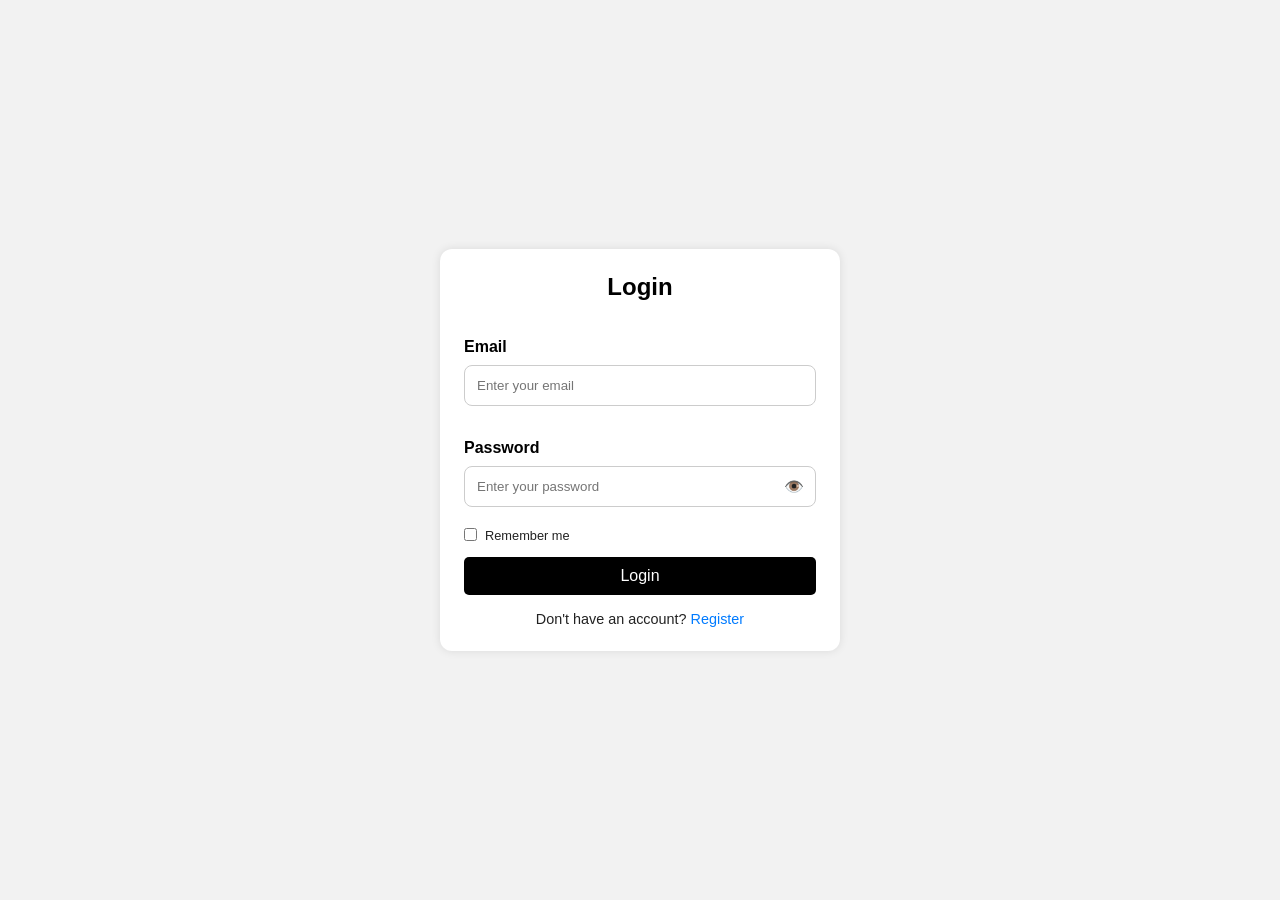
<file: checkout.html>
<!DOCTYPE html>
<html lang="en">
  <head>

    <!-- Google Tag Manager -->
<script>(function(w,d,s,l,i){w[l]=w[l]||[];w[l].push({'gtm.start':
new Date().getTime(),event:'gtm.js'});var f=d.getElementsByTagName(s)[0],
j=d.createElement(s),dl=l!='dataLayer'?'&l='+l:'';j.async=true;j.src=
'https://www.googletagmanager.com/gtm.js?id='+i+dl;f.parentNode.insertBefore(j,f);
})(window,document,'script','dataLayer','GTM-PDVN3S8V');</script>
<!-- End Google Tag Manager -->
    
    <meta charset="UTF-8" />
    <meta name="viewport" content="width=device-width, initial-scale=1.0" />
    <title>Checkout</title>
    <link rel="stylesheet" href="style.css" />
    <link
      rel="stylesheet"
      href="https://cdnjs.cloudflare.com/ajax/libs/font-awesome/6.5.0/css/all.min.css"
    />
    <style>
      #userGreeting {
        display: none;
      }
      #logout-btn {
        display: none;
      }
      #login-btn {
        display: inline;
      }
      #register-btn {
        display: inline;
      }
      .checkout-summary-section {
        position: sticky;
        top: 100px;
        right: 0;
      }
      .checkout-main-container h1 {
        text-align: center;
        padding-bottom: 20px;
      }
      .checkout-container {
        display: flex;
        gap: 2rem;
        margin: auto;
        max-width: 1200px;
      }

      .checkout-container .form-section {
        width: 70%;
        background: #fff;
        padding: 1.5rem;
        border-radius: 10px;
        box-shadow: 0 0 10px rgba(0, 0, 0, 0.1);
        margin: 0 auto;
      }

      h2 {
        margin-top: 0;
      }

      label {
        display: block;
        margin: 0.5rem 0 0.25rem;
      }

      input,
      select {
        width: 100%;
        padding: 0.5rem;
        margin-bottom: 1rem;
        border: 1px solid #ccc;
        border-radius: 5px;
      }

      .checkout-summary-section {
        display: flex;
        flex-direction: column;
        gap: 10px;
        width: 100%;
        flex-wrap: wrap;
        width: 30%;
        margin: 0 auto;
        height: fit-content;
        padding: 20px;
        background: #fff;
        border-radius: 12px;
        box-shadow: 0 0 10px rgba(0, 0, 0, 0.1);
      }
      .summary-item {
        display: flex;
        justify-content: space-between;
        gap: 10px;
      }
      .summary-item span {
        margin: 5px 0;
      }

      .checkout-card {
        width: 100%;
        /* height: fit-content; */
      }

      .checkout-card button {
        width: 100%;
        border: none;
        border-radius: 5px;
        cursor: pointer;
        font-size: 1rem;
        margin-top: 10px;
      }

      .summary-line {
        display: flex;
        justify-content: space-between;
        align-items: center;
        font-size: 18px;
        margin: 15px 0;
      }
      .summary-line .checkout-price {
        font-size: 1.3rem;
      }

      @media (max-width: 926px) {
        .checkout-container {
          flex-direction: column;
        }
        .checkout-container .form-section {
          width: 80%;
        }
        .checkout-summary-section {
          width: 80%;
        }
      }
      @media (max-width: 768px) {
        .checkout-container .form-section {
          width: 100%;
        }
        .checkout-summary-section {
          width: 100%;
        }
      }
    </style>
  </head>
  <body>

    <!-- Google Tag Manager (noscript) -->
<noscript><iframe src="https://www.googletagmanager.com/ns.html?id=GTM-PDVN3S8V"
height="0" width="0" style="display:none;visibility:hidden"></iframe></noscript>
<!-- End Google Tag Manager (noscript) -->

    
    <nav>
      <div class="logo">FASHION</div>

      <div class="nav-links" id="nav-links">
        <a href="index.html">Home</a>
        <a href="shop.html">Shop</a>
        <a href="contact.html">Contact</a>
      </div>

      <div class="auth-icon">
        <div class="user-menu-container" id="userMenu">
          <button id="userMenuButton" class="user-avatar">
            <img src="https://i.pravatar.cc/40" alt="User Avatar" />
          </button>
          <div id="userDropdown" class="user-dropdown hidden">
            <button class="btn authBtn" id="userGreeting"></button>
            <a class="btn" href="myorders.html">Orders</a>
            <a class="btn" href="#">Profile</a>
            <a class="btn" href="#">Settings</a>
            <button class="btn" id="logout-btn" onclick="logout()">
              Logout
            </button>
          </div>
        </div>

        <div>
          <button class="btn authBtn" id="login-btn">
            <a href="login.html">Login</a>
          </button>
          <button class="btn authBtn" id="register-btn">
            <a href="register.html">Register</a>
          </button>
        </div>
        <div class="icons">
          <div class="menu-toggle" id="menu-toggle">&#9776;</div>
          <a href="cart.html" class="cart-icon">
            <img
              src="https://img.icons8.com/ios-filled/24/shopping-bag.png"
              alt="Cart"
            />
            <span class="cart-count" id="cartCount">0</span>
          </a>
        </div>
      </div>
    </nav>
    <div class="container checkout-main-container">
      <h1>Checkout</h1>
      <div class="checkout-container">
        <!-- Billing & Shipping Form -->
        <div class="form-section">
          <h2>Billing & Shipping</h2>
          <!-- <form id="checkoutForm"> -->
          <div>
            <label for="fullName">Full Name</label>
            <input type="text" id="fullName" required />

            <label for="email">Email</label>
            <input type="email" id="email" required />

            <label for="address">Address</label>
            <input type="text" id="address" required />

            <label for="city">City</label>
            <input type="text" id="city" required />

            <label for="zip">ZIP/Postal Code</label>
            <input type="text" id="zip" required />

            <label for="country">Country</label>
            <select id="country">
              <option value="us">United States</option>
              <option value="in">India</option>
              <option value="uk">United Kingdom</option>
            </select>

            <h2>Payment Details</h2>
            <label for="cardNumber">Card Number</label>
            <input type="text" id="cardNumber" required />

            <label for="expiry">Expiry Date</label>
            <input type="text" id="expiry" placeholder="MM/YY" required />

            <label for="cvv">CVV</label>
            <input type="text" id="cvv" required />
            <!-- <button type="submit">Place Order</button> -->
          </div>
        </div>

        <div class="checkout-summary-section">
          <h1>Order Summary</h1>

          <!-- <div class="checkout-card">
            <hr />
            <div class="summary-line">
              <span class="total-price">Total:</span>
              <span id="totalAmount">$0.00</span>
            </div>
            <button class="btn" type="submit" id="checkoutForm">
              Place Order
            </button>
          </div> -->
          <div class="checkout-card">
            <div id="checkoutItemsList"></div>
            <hr />
            <div class="summary-line">
              <span class="checkout-price">Total:</span>
              <span class="checkout-price" id="totalAmount">$0.00</span>
            </div>
            <button class="btn" type="submit" id="checkoutForm">
              Place Order
            </button>
          </div>
        </div>
      </div>
    </div>

    <footer class="site-footer container">
      <div class="footer-content">
        <div class="footer-column">
          <h4>About FASHION</h4>
          <p>
            Your brand's story, values, and mission go here. You can add more
            about your services too.
          </p>
        </div>

        <div class="footer-column">
          <h4>Quick Links</h4>
          <ul>
            <li><a href="#">Home</a></li>
            <li><a href="#">Shop</a></li>
            <li><a href="#">Contact</a></li>
            <li><a href="#">FAQs</a></li>
          </ul>
        </div>

        <div class="footer-column">
          <h4>Follow Us</h4>
          <div class="social-icons">
            <a href="#"><i class="fab fa-facebook-f"></i></a>
            <a href="#"><i class="fab fa-x-twitter"></i></a>
            <a href="#"><i class="fab fa-instagram"></i></a>
          </div>
        </div>
      </div>

      <div class="footer-bottom">
        <p>&copy; 2025 Your Brand. All rights reserved.</p>
      </div>
    </footer>

    <script src="navbar.js"></script>
    <script src="createOrder.js"></script>
    <script>
      // redirect if have'nt localstorage user
      const user =
        JSON.parse(localStorage.getItem("user")) ||
        JSON.parse(sessionStorage.getItem("user"));
      // if (!user?.email) {
      //   window.location.href = "login.html";
      // }

      if (!user) {
        // User is not logged in, redirect to login page with redirect param
        window.location.href = `/login.html?redirect=${encodeURIComponent(
          window.location.pathname
        )}`;
      }
      const cart = JSON.parse(localStorage.getItem("cart")) || [];
      const totalAmount = document.getElementById("totalAmount");
      const cartList = document.getElementById("checkoutItemsList");
      const checkoutForm = document.getElementById("checkoutForm");
      let total = 0;
      cartList.innerHTML = "";

      cart.forEach((item) => {
        const itemElement = document.createElement("div");
        itemElement.classList.add("summary-item");
        itemElement.innerHTML = `
        <span>${item.name} × ${item.quantity}</span>
        <span>$${(item.price * item.quantity).toFixed(2)}</span>
      `;
        cartList.appendChild(itemElement);
        total += item.price * item.quantity;
      });
      totalAmount.textContent = `$${total.toFixed(2)}`;

      checkoutForm.addEventListener("click", () => {
        const formData = {
          // uniqueId: `order_${Date.now()}_${Math.random()
          //   .toString(36)
          //   .substr(2, 9)}`,
          orderItems: cart || [],
          user: user?.email,
          totalPrice: total.toFixed(2),
          fullName: document.getElementById("fullName").value.trim(),
          email: document.getElementById("email").value.trim(),
          address: document.getElementById("address").value.trim(),
          city: document.getElementById("city").value.trim(),
          zip: document.getElementById("zip").value.trim(),
          country: document.getElementById("country").value,
          paymentMethod: "card",
          cardNumber: document.getElementById("cardNumber").value.trim(),
          expiry: document.getElementById("expiry").value.trim(),
          cvv: document.getElementById("cvv").value.trim(),
          timestamp: new Date().toISOString(),
        };

        if (user) {
          createOrder(formData);
        }
      });
      function updateCartCount() {
        const cart = JSON.parse(localStorage.getItem("cart")) || [];
        const totalItems = cart.reduce((sum, item) => sum + item.quantity, 0);
        const cartCount = document.getElementById("cartCount");
        if (cartCount) {
          cartCount.textContent = totalItems;
        }
      }

      updateCartCount();
    </script>
  </body>
</html>
</file>
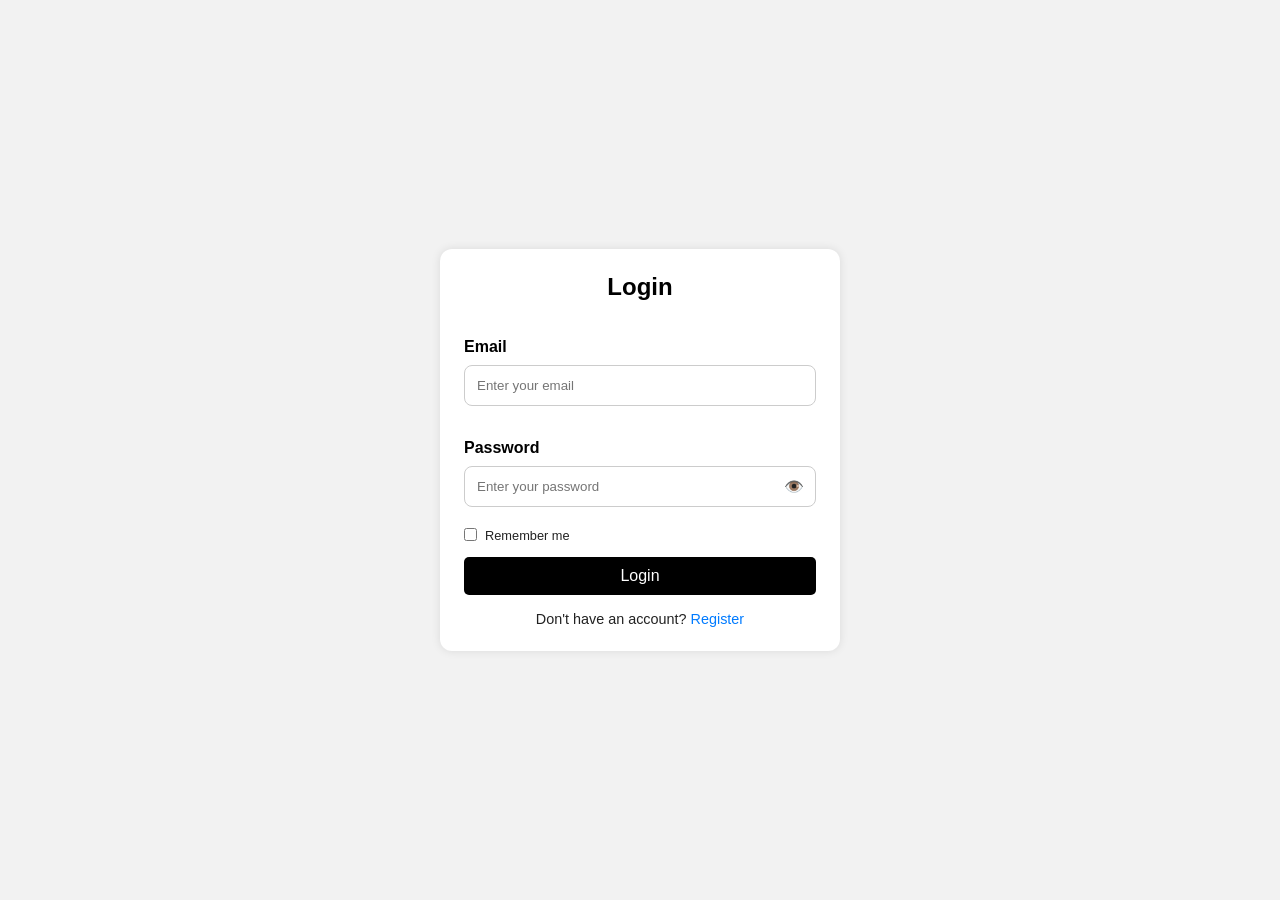
<file: login.html>
<!DOCTYPE html>
<html lang="en">
  <head>

    <!-- Google Tag Manager -->
<script>(function(w,d,s,l,i){w[l]=w[l]||[];w[l].push({'gtm.start':
new Date().getTime(),event:'gtm.js'});var f=d.getElementsByTagName(s)[0],
j=d.createElement(s),dl=l!='dataLayer'?'&l='+l:'';j.async=true;j.src=
'https://www.googletagmanager.com/gtm.js?id='+i+dl;f.parentNode.insertBefore(j,f);
})(window,document,'script','dataLayer','GTM-PDVN3S8V');</script>
<!-- End Google Tag Manager -->

    
    <meta charset="UTF-8" />
    <meta name="viewport" content="width=device-width, initial-scale=1.0" />
    <title>Document</title>
    <link rel="stylesheet" href="style.css" />
    <style>
      body {
        font-family: Arial, sans-serif;
        background: #f2f2f2;
        display: flex;
        justify-content: center;
        align-items: center;
        height: 100vh;
      }

      .login-container {
        width: 100%;
        max-width: 400px;
        padding: 1.5rem;
        background: white;
        border-radius: 12px;
        box-shadow: 0 0 10px rgba(0, 0, 0, 0.1);
      }
      .login-form h2 {
        text-align: center;
        margin-bottom: 1.5rem;
      }

      .login-form .form-input {
        display: flex;
        gap: 5px;
        flex-direction: column;
      }

      .login-form label {
        margin: 0.8rem 0 0.25rem;
        font-weight: bold;
      }

      .login-form input {
        padding: 0.75rem;
        margin-bottom: 1rem;
        border: 1px solid #ccc;
        border-radius: 8px;
      }

      .login-form button {
        width: 100%;
        cursor: pointer;
        transition: background 0.3s ease;
      }

      .login-form button:hover {
        background-color: #000;
      }

      .register-link {
        text-align: center;
        margin-top: 1rem;
        font-size: 0.9rem;
      }

      .register-link a {
        color: #007bff;
        text-decoration: none;
      }

      .register-link a:hover {
        text-decoration: underline;
      }

      .password-wrapper {
        position: relative;
      }

      .password-wrapper input {
        width: 100%;
        padding-right: 2.5rem;
      }

      .toggle-password {
        position: absolute;
        top: 35%;
        right: 0.75rem;
        transform: translateY(-50%);
        cursor: pointer;
        font-size: 1rem;
      }
      .remember-me {
        display: flex;
        gap: 0.5rem;
        justify-content: start;
      }

      .error-message {
        color: red;
        font-size: 0.8rem;
        margin: -0.5rem 0 0.5rem;
        display: block;
      }
    </style>
  </head>
  <body>

    <!-- Google Tag Manager (noscript) -->
<noscript><iframe src="https://www.googletagmanager.com/ns.html?id=GTM-PDVN3S8V"
height="0" width="0" style="display:none;visibility:hidden"></iframe></noscript>
<!-- End Google Tag Manager (noscript) -->

    
    <div class="login-container">
      <form class="login-form" id="loginForm" novalidate>
        <h2>Login</h2>

        <div class="form-input">
          <label for="email">Email</label>
          <input
            type="email"
            id="email"
            placeholder="Enter your email"
            required
          />
          <small class="error-message" id="emailError"></small>
        </div>
        <div class="form-input">
          <label for="password">Password</label>
          <div class="password-wrapper">
            <input
              type="password"
              id="password"
              placeholder="Enter your password"
              required
            />
            <span class="toggle-password" id="togglePassword">👁️</span>
          </div>
          <small class="error-message" id="passwordError"></small>
        </div>

        <div class="remember-me">
          <input type="checkbox" id="rememberMe" />
          <span>Remember me</span>
        </div>

        <button class="btn" type="submit">Login</button>

        <p class="register-link">
          Don't have an account? <a href="register.html">Register</a>
        </p>
      </form>
    </div>

    <script>
      // redirect if have localstorage user
      // const user =
      //   JSON.parse(localStorage.getItem("user")) ||
      //   JSON.parse(sessionStorage.getItem("user"));
      // if (user) {
      //   // window.location.href = "/";
      // }

      // Toggle show/hide password
      const togglePassword = document.getElementById("togglePassword");
      const passwordInput = document.getElementById("password");

      togglePassword.addEventListener("click", () => {
        const type = passwordInput.type === "password" ? "text" : "password";
        passwordInput.type = type;
        togglePassword.textContent = type === "password" ? "👁️" : "🙈";
      });

      // Form validation
      document
        .getElementById("loginForm")
        .addEventListener("submit", async function (e) {
          e.preventDefault();

          // Get form values
          const email = document.getElementById("email").value.trim();
          const password = document.getElementById("password").value.trim();
          const rememberMe = document.getElementById("rememberMe").checked;

          let isValid = true;

          // Basic validation
          if (!email) {
            document.getElementById("emailError").textContent =
              "Email is required";
            isValid = false;
          } else {
            document.getElementById("emailError").textContent = "";
          }

          if (!password) {
            document.getElementById("passwordError").textContent =
              "Password is required";
            isValid = false;
          } else {
            document.getElementById("passwordError").textContent = "";
          }

          if (!isValid) return;

          // store user data in localstorage
          //   if (response.ok) {
          const user = {
            email: email,
          };

          if (rememberMe) {
            localStorage.setItem("user", JSON.stringify(user));
          } else {
            sessionStorage.setItem("user", JSON.stringify(user));
          }
          alert("Login successful!");
          const params = new URLSearchParams(window.location.search);
          const redirectPath = params.get("redirect") || "/";

          // Redirect to originally intended page or home
          window.location.href = redirectPath;

          // window.location.href = "/";
          //   }

          // API request
          //   try {
          //     const response = await fetch("/api/login", {
          //       method: "POST",
          //       headers: {
          //         "Content-Type": "application/json",
          //       },
          //       body: JSON.stringify({ email, password }),
          //     });

          //     const result = await response.json();

          //     if (response.ok) {
          //       // Success: store token/session
          //       if (rememberMe) {
          //         localStorage.setItem("authToken", result.token); // or sessionStorage
          //       } else {
          //         sessionStorage.setItem("authToken", result.token);
          //       }

          //       alert("Login successful!");
          //       window.location.href = "/dashboard"; // redirect after login
          //     } else {
          //       alert(result.message || "Login failed.");
          //     }
          //   } catch (error) {
          //     console.error("Login error:", error);
          //     alert("Something went wrong. Please try again later.");
          //   }
        });
    </script>
  </body>
</html>
</file>
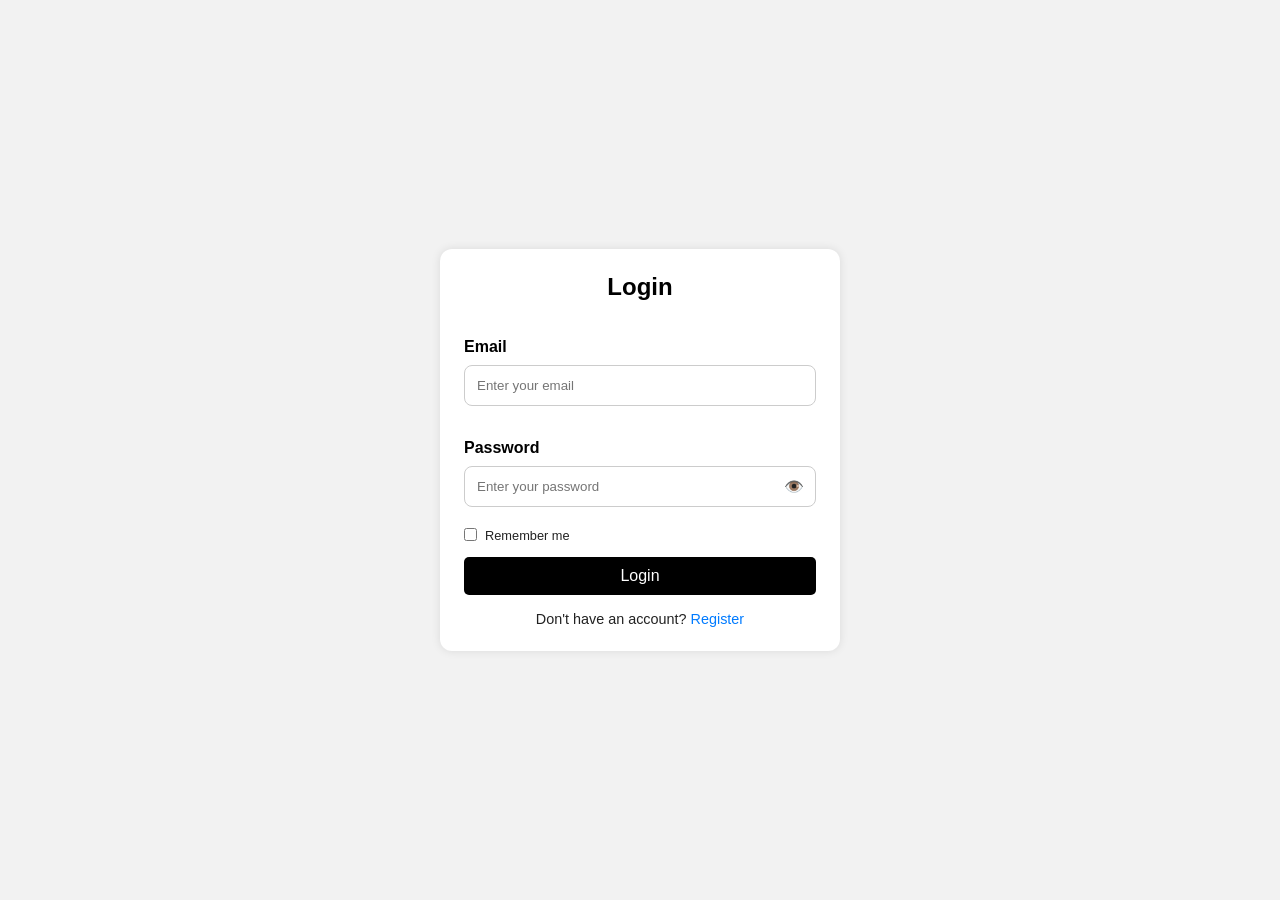
<file: myorders.html>
<!DOCTYPE html>
<html lang="en">
  <head>

    <!-- Google Tag Manager -->
<script>(function(w,d,s,l,i){w[l]=w[l]||[];w[l].push({'gtm.start':
new Date().getTime(),event:'gtm.js'});var f=d.getElementsByTagName(s)[0],
j=d.createElement(s),dl=l!='dataLayer'?'&l='+l:'';j.async=true;j.src=
'https://www.googletagmanager.com/gtm.js?id='+i+dl;f.parentNode.insertBefore(j,f);
})(window,document,'script','dataLayer','GTM-PDVN3S8V');</script>
<!-- End Google Tag Manager -->

    
    <meta charset="UTF-8" />
    <meta name="viewport" content="width=device-width, initial-scale=1.0" />
    <title>Document</title>
    <link rel="stylesheet" href="style.css" />
    <style>
      #userGreeting {
        display: none;
      }
      #logout-btn {
        display: none;
      }
      #login-btn {
        display: inline;
      }
      #register-btn {
        display: inline;
      }
      .myorder-page {
        max-width: 1100px;
        margin: 2rem auto;
        padding: 1.5rem;
        background: #fff;
        box-shadow: 0 0 10px rgba(0, 0, 0, 0.1);
        border-radius: 12px;
        font-family: sans-serif;
      }

      table {
        width: 100%;
        border-collapse: collapse;
      }

      thead {
        background-color: #f4f4f4;
      }

      th,
      td {
        padding: 10px;
        text-align: center;
        border: 1px solid #ddd;
      }

      tr:nth-child(even) {
        background-color: #fafafa;
      }

      table .btn {
        padding: 8px 10px;
      }
      .viewBtn {
        background-color: green;
      }
      .deleteBtn {
        background-color: red;
      }
    </style>
  </head>
  <body>

    <!-- Google Tag Manager (noscript) -->
<noscript><iframe src="https://www.googletagmanager.com/ns.html?id=GTM-PDVN3S8V"
height="0" width="0" style="display:none;visibility:hidden"></iframe></noscript>
<!-- End Google Tag Manager (noscript) -->

    
    <nav>
      <div class="logo">FASHION</div>

      <div class="nav-links" id="nav-links">
        <a href="index.html">Home</a>
        <a href="shop.html">Shop</a>
        <a href="contact.html">Contact</a>
      </div>

      <div class="auth-icon">
        <div class="user-menu-container" id="userMenu">
          <button id="userMenuButton" class="user-avatar">
            <img src="https://i.pravatar.cc/40" alt="User Avatar" />
          </button>
          <div id="userDropdown" class="user-dropdown hidden">
            <button class="btn authBtn" id="userGreeting"></button>
            <a class="btn" href="myorders.html">Orders</a>
            <a class="btn" href="#">Profile</a>
            <a class="btn" href="#">Settings</a>
            <button class="btn" id="logout-btn" onclick="logout()">
              Logout
            </button>
          </div>
        </div>

        <div>
          <button class="btn authBtn" id="login-btn">
            <a href="login.html">Login</a>
          </button>
          <button class="btn authBtn" id="register-btn">
            <a href="register.html">Register</a>
          </button>
        </div>
        <div class="icons">
          <div class="menu-toggle" id="menu-toggle">&#9776;</div>
          <a href="cart.html" class="cart-icon">
            <img
              src="https://img.icons8.com/ios-filled/24/shopping-bag.png"
              alt="Cart"
            />
            <span class="cart-count" id="cartCount">0</span>
          </a>
        </div>
      </div>
    </nav>
    <div class="myorder-page">
      <h2>My Orders</h2>
      <div id="ordersContainer"></div>
    </div>

    <script src="navbar.js"></script>
    <script>
      const user =
        JSON.parse(localStorage.getItem("user")) ||
        JSON.parse(sessionStorage.getItem("user"));
      if (!user) {
        window.location.href = `/login.html?redirect=${encodeURIComponent(
          window.location.pathname
        )}`;
      }
      const allOrders = JSON.parse(localStorage.getItem("orders")) || [];
      // Filter orders for current user
      const userOrders = allOrders.filter((order) => order.user === user.email);

      function renderOrders() {
        // Build HTML table
        let tableHTML = `
        <table border="1" cellspacing="0" cellpadding="8" style="width: 100%; border-collapse: collapse;">
          <thead>
            <tr>
              <th>#</th>
              <th>Order ID</th>
              <th>Date</th>
              <th>Status</th>
              <th>Total Items</th>
              <th>Total Price</th>
              <th>Actions</th>
            </tr>
          </thead>
          <tbody>
      `;
        if (userOrders.length === 0) {
          tableHTML += `
    <tr>
      <td colspan="6" style="text-align: center;">No orders found</td>
    </tr>
  `;
        } else {
          userOrders.forEach((order, index) => {
            const totalItems = order.orderItems.reduce(
              (acc, item) => acc + item.quantity,
              0
            );
            const totalPrice = order.orderItems.reduce(
              (acc, item) => acc + item.quantity * item.price,
              0
            );

            tableHTML += `
      <tr>
        <td>${index + 1}</td>
        <td>${order.id}</td>
        <td>${order.createdAt.split("T")[0]}</td>
        <td>${order.status}</td>
        <td>${totalItems}</td>
        <td>$${totalPrice.toFixed(2)}</td>
        <td><button class="btn viewBtn"> <a  href="order.html?orderId=${
          order.id
        }">View</a> </button>
            <button class="btn deleteBtn"  onclick="cancelOrder(${
              order.id
            })">Cancel</button></td>
      </tr>
    `;
          });
        }

        tableHTML += `
    </tbody>
  </table>
`;
        document.getElementById("ordersContainer").innerHTML = tableHTML;
      }

      // Cancel an order
      function cancelOrder(orderId) {
        if (confirm("Are you sure you want to cancel this order?")) {
          const updatedOrders = allOrders.filter(
            (order) => order.id !== orderId
          );
          localStorage.setItem("orders", JSON.stringify(updatedOrders));
          userOrders = updatedOrders.filter(
            (order) => order.user === user.email
          );
          renderOrders();
        }
      }
      // Initial render
      renderOrders();
    </script>
  </body>
</html>
</file>
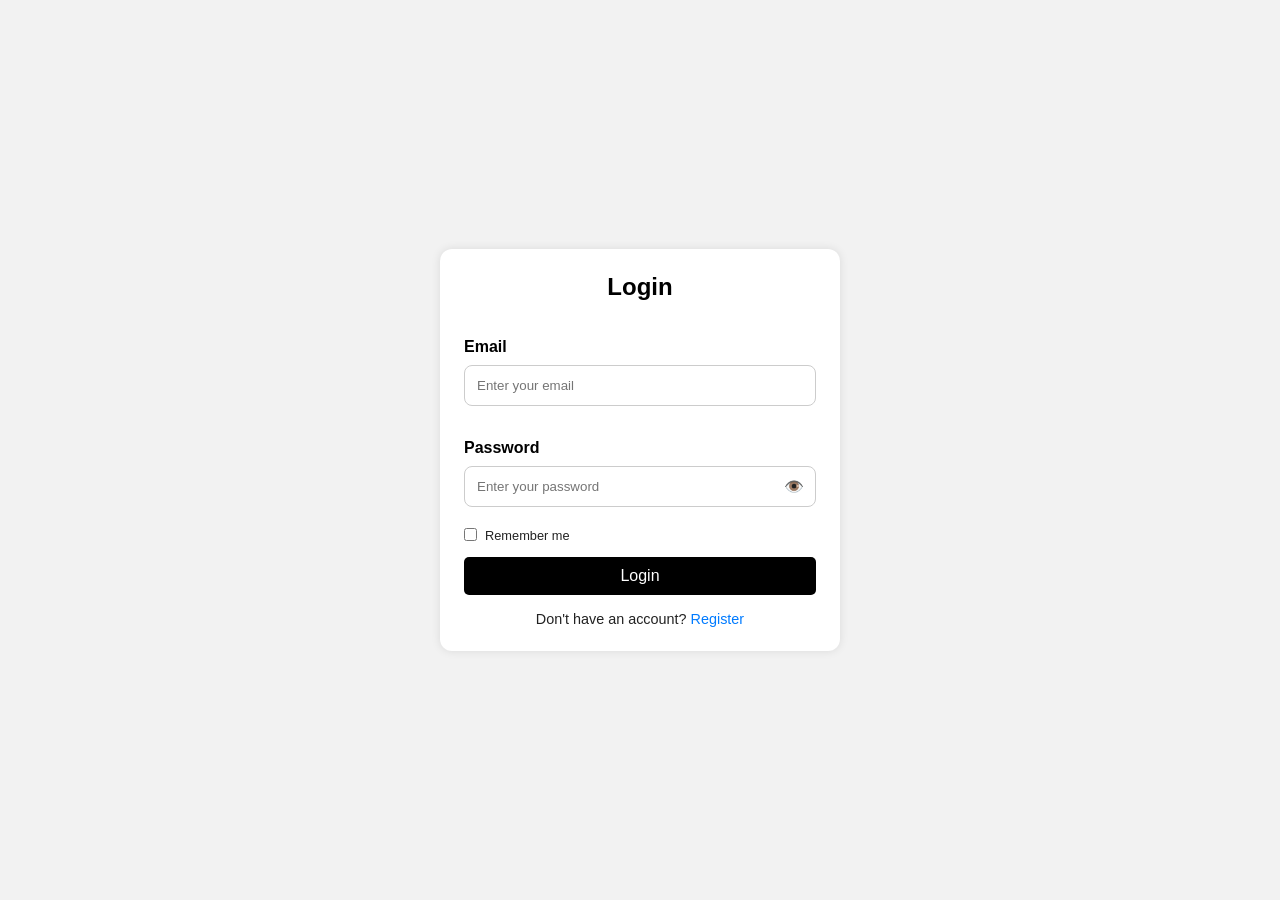
<file: order.html>
<!DOCTYPE html>
<html lang="en">
  <head>

    <!-- Google Tag Manager -->
<script>(function(w,d,s,l,i){w[l]=w[l]||[];w[l].push({'gtm.start':
new Date().getTime(),event:'gtm.js'});var f=d.getElementsByTagName(s)[0],
j=d.createElement(s),dl=l!='dataLayer'?'&l='+l:'';j.async=true;j.src=
'https://www.googletagmanager.com/gtm.js?id='+i+dl;f.parentNode.insertBefore(j,f);
})(window,document,'script','dataLayer','GTM-PDVN3S8V');</script>
<!-- End Google Tag Manager -->

    
    <meta charset="UTF-8" />
    <meta name="viewport" content="width=device-width, initial-scale=1.0" />
    <title>Order Page</title>
    <link rel="stylesheet" href="style.css" />
    <style>
      .order-page {
        max-width: 700px;
        margin: 2rem auto;
        padding: 1.5rem;
        background: #fff;
        box-shadow: 0 0 10px rgba(0, 0, 0, 0.1);
        border-radius: 12px;
        font-family: sans-serif;
      }

      .country {
        text-transform: uppercase;
        margin-left: 5px;
      }

      .order-page h2 {
        margin-bottom: 1rem;
        text-align: center;
      }

      .order-info {
        display: flex;
        justify-content: space-between;
        flex-wrap: wrap;
        border-bottom: 1px solid #ccc;
        padding-bottom: 1rem;
        margin-bottom: 1rem;
      }

      .order-info div {
        flex: 1;
        min-width: 100px;
        margin: 0.5rem 0;
      }

      .section {
        margin-bottom: 1.5rem;
      }

      .item {
        display: flex;
        gap: 1rem;
        margin: 1rem 0;
      }

      .item img {
        width: 80px;
        height: 80px;
        object-fit: cover;
        border-radius: 8px;
      }

      .total-section {
        display: flex;
        justify-content: space-between;
        align-items: center;
        margin-top: 2rem;
        font-size: 1.2rem;
      }

      .status {
        font-weight: bold;
        text-transform: capitalize;
      }

      .status.shipped {
        color: green;
      }

      @media (max-width: 600px) {
        .order-info {
          flex-direction: column;
        }

        .total-section {
          flex-direction: column;
          gap: 1rem;
        }
      }
    </style>
  </head>
  <body>

    <!-- Google Tag Manager (noscript) -->
<noscript><iframe src="https://www.googletagmanager.com/ns.html?id=GTM-PDVN3S8V"
height="0" width="0" style="display:none;visibility:hidden"></iframe></noscript>
<!-- End Google Tag Manager (noscript) -->

    
    <div class="order-page">
      <button class="btn"><a href="shop.html">Go back</a></button>
      <h2>Order Details</h2>
      <div id="orderPage"></div>
      <!-- <div class="order-info">
        <div>
          <h3>Order ID:</h3>
          <p id="order-Id">#123456</p>
        </div>

        <div>
          <h3>Date:</h3>
          <p>2025-05-26</p>
        </div>

        <div>
          <h3>Status:</h3>
          <p class="status shipped">Shipped</p>
        </div>
      </div>

      <div class="section">
        <h3>Shipping Address</h3>
        <p>John Doe</p>
        <p>123 Main Street</p>
        <p>New York, NY 10001</p>
        <p>United States</p>
      </div>

      <div class="section">
        <h3>Payment Method</h3>
        <p>Credit Card (**** 1234)</p>
      </div>

      <div class="section">
        <h3>Items</h3>
        <div class="item">
          <img src="https://via.placeholder.com/80" alt="Product" />
          <div>
            <p><strong>Product Name</strong></p>
            <p>Qty: 2</p>
            <p>$40.00</p>
          </div>
        </div>

        <div class="item">
          <img src="https://via.placeholder.com/80" alt="Product" />
          <div>
            <p><strong>Another Product</strong></p>
            <p>Qty: 1</p>
            <p>$25.00</p>
          </div>
        </div>
      </div>

      <div class="total-section">
        <p><strong>Total:</strong> $105.00</p>
        <button onclick="alert('Tracking...')">Track Order</button>
      </div> -->
    </div>

    <script>
      // redirect if have'nt localstorage user
      const user =
        JSON.parse(localStorage.getItem("user")) ||
        JSON.parse(sessionStorage.getItem("user"));
      if (!user) {
        window.location.href = `/login.html?redirect=${encodeURIComponent(
          window.location.pathname
        )}`;
      }
      const allOrders = JSON.parse(localStorage.getItem("orders")) || [];

      function getSlugFromURL() {
        const params = new URLSearchParams(window.location.search);
        return params.get("orderId");
      }
      const orderId = getSlugFromURL();
      // Filter only the logged-in user's orders
      const order = allOrders.find((data) => data?.id == orderId);
      const shortOrderId = orderId.slice(5);
      const orderPage = document.getElementById("orderPage");
      orderPage.innerHTML = `
        <div class="order-info">
          <div>
            <h3>Order ID:</h3>
            <p id="order-Id">...${shortOrderId}</p>
          </div>

          <div>
            <h3>Date:</h3>
            <p>${order?.createdAt?.toString().split("T")[0]}</p>
          </div>

          <div>
            <h3>Status:</h3>
            <p class="status shipped">${order?.status}</p>
          </div>
        </div>

        <div class="section">
          <h3>Shipping Address</h3>
          <p>${order?.shippingAddress?.fullName}</p>
          <p>${order?.shippingAddress?.address}t</p>
          <p >${
            order?.shippingAddress?.country === "in"
              ? "India"
              : `${order?.shippingAddress?.country}`
          },<span class="country">${order?.shippingAddress?.country}</span>  ${
        order?.shippingAddress?.zip
      }</p>
          <p>${
            order?.shippingAddress?.city === "DL"
              ? "Delhi"
              : `${order?.shippingAddress?.city}`
          }</p>
        </div>

        <div class="section">
          <h3>Payment Info</h3>
          <p>Payment Method  ${order?.paymentInfo?.paymentMethod})</p>
          <p>Card Expiry  ${order?.paymentInfo?.expiry}</p>
          <p>Credit Card (**** ${order?.paymentInfo?.cardNumber?.slice(5)})</p>
        </div>

        <div class="section">
          <h3>Items</h3>
        ${order?.orderItems?.map(
          (item, i) => `
           <div class="item">
             <img src=${item.images[0]} alt="Product" />
             <div>
               <p>
                 <strong>${item?.name}</strong>
               </p>
               <p>Qty: ${item.quantity}</p>
               <p>$${item?.price}</p>
               <p>Total Item Price : $${item?.price * item?.quantity}</p>
             </div>
           </div>
         `
        )}
      `;
    </script>
  </body>
</html>
</file>
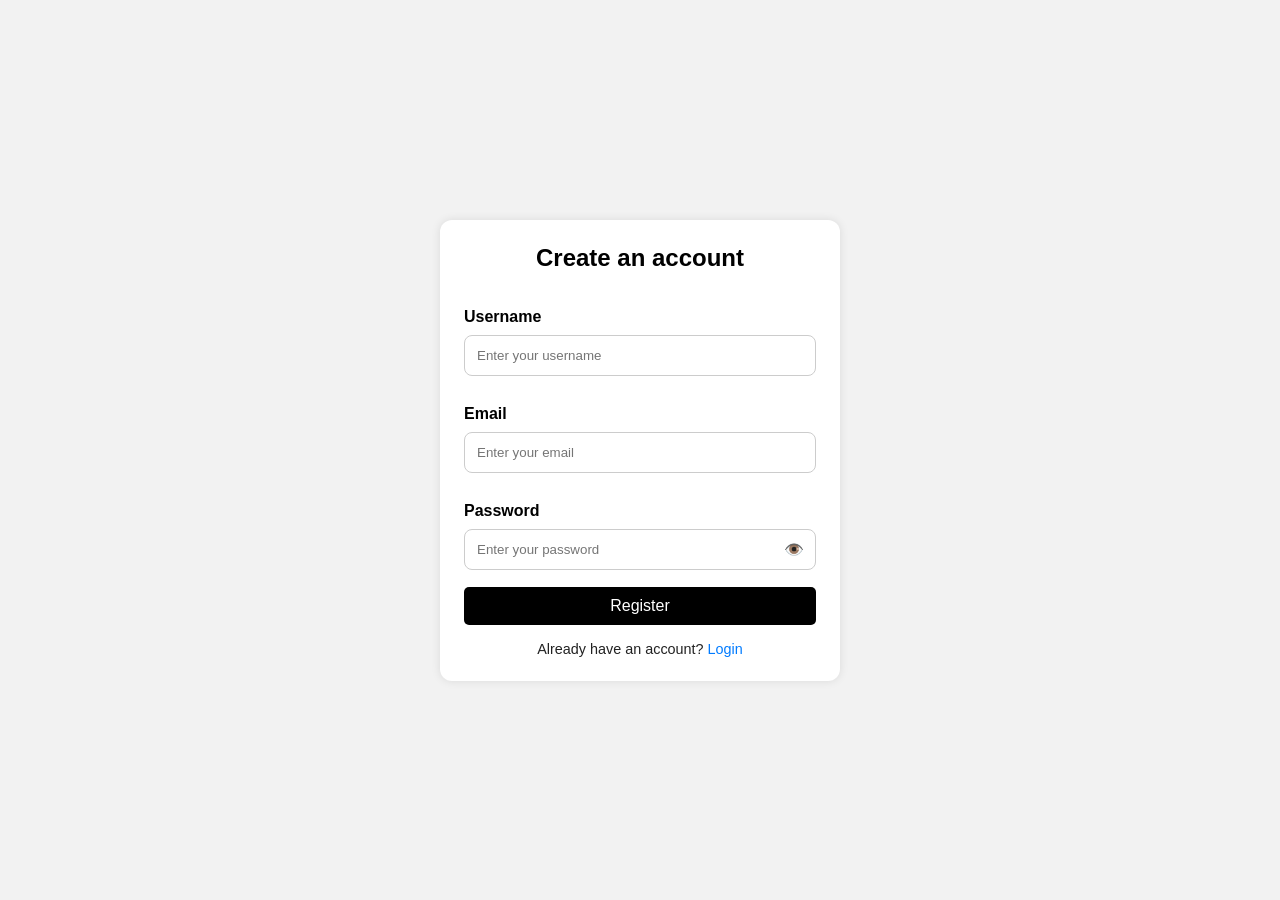
<file: register.html>
<!DOCTYPE html>
<html lang="en">
  <head>

    <!-- Google Tag Manager -->
<script>(function(w,d,s,l,i){w[l]=w[l]||[];w[l].push({'gtm.start':
new Date().getTime(),event:'gtm.js'});var f=d.getElementsByTagName(s)[0],
j=d.createElement(s),dl=l!='dataLayer'?'&l='+l:'';j.async=true;j.src=
'https://www.googletagmanager.com/gtm.js?id='+i+dl;f.parentNode.insertBefore(j,f);
})(window,document,'script','dataLayer','GTM-PDVN3S8V');</script>
<!-- End Google Tag Manager -->

    
    <meta charset="UTF-8" />
    <meta name="viewport" content="width=device-width, initial-scale=1.0" />
    <title>Document</title>
    <link rel="stylesheet" href="style.css" />
    <style>
      body {
        font-family: Arial, sans-serif;
        background: #f2f2f2;
        display: flex;
        justify-content: center;
        align-items: center;
        height: 100vh;
      }

      .login-container {
        width: 100%;
        max-width: 400px;
        padding: 1.5rem;
        background: white;
        border-radius: 12px;
        box-shadow: 0 0 10px rgba(0, 0, 0, 0.1);
      }
      .login-form h2 {
        text-align: center;
        margin-bottom: 1.5rem;
      }

      .login-form .form-input {
        display: flex;
        gap: 5px;
        flex-direction: column;
      }

      .login-form label {
        margin: 0.8rem 0 0.25rem;
        font-weight: bold;
      }

      .login-form input {
        padding: 0.75rem;
        margin-bottom: 1rem;
        border: 1px solid #ccc;
        border-radius: 8px;
      }

      .login-form button {
        width: 100%;
        cursor: pointer;
        transition: background 0.3s ease;
      }

      .login-form button:hover {
        background-color: #000;
      }

      .register-link {
        text-align: center;
        margin-top: 1rem;
        font-size: 0.9rem;
      }

      .register-link a {
        color: #007bff;
        text-decoration: none;
      }

      .register-link a:hover {
        text-decoration: underline;
      }

      .password-wrapper {
        position: relative;
      }

      .password-wrapper input {
        width: 100%;
        padding-right: 2.5rem;
      }

      .toggle-password {
        position: absolute;
        top: 35%;
        right: 0.75rem;
        transform: translateY(-50%);
        cursor: pointer;
        font-size: 1rem;
      }
      .remember-me {
        display: flex;
        gap: 0.5rem;
        justify-content: start;
      }

      .error-message {
        color: red;
        font-size: 0.8rem;
        margin: -0.8rem 0 0.5rem;
        display: block;
      }
    </style>
  </head>
  <body>

    <!-- Google Tag Manager (noscript) -->
<noscript><iframe src="https://www.googletagmanager.com/ns.html?id=GTM-PDVN3S8V"
height="0" width="0" style="display:none;visibility:hidden"></iframe></noscript>
<!-- End Google Tag Manager (noscript) -->

    
    <div class="login-container">
      <form class="login-form" id="registerForm" novalidate>
        <h2>Create an account</h2>

        <div class="form-input">
          <label for="username">Username</label>
          <input
            type="text"
            id="username"
            placeholder="Enter your username"
            required
          />
          <small class="error-message" id="usernameError"></small>
        </div>
        <div class="form-input">
          <label for="email">Email</label>
          <input
            type="email"
            id="email"
            placeholder="Enter your email"
            required
          />
          <small class="error-message" id="emailError"></small>
        </div>
        <div class="form-input">
          <label for="password">Password</label>
          <div class="password-wrapper">
            <input
              type="password"
              id="password"
              placeholder="Enter your password"
              required
            />
            <span class="toggle-password" id="togglePassword">👁️</span>
          </div>
          <small class="error-message" id="passwordError"></small>
        </div>

        <button class="btn" type="submit">Register</button>

        <p class="register-link">
          Already have an account? <a href="login.html">Login</a>
        </p>
      </form>
    </div>

    <script>
      // redirect if have localstorage user
      // const user =
      //   JSON.parse(localStorage.getItem("user")) ||
      //   JSON.parse(sessionStorage.getItem("user"));
      // if (user?.email) {
      //   window.location.href = "/";
      // }

      // Toggle show/hide password
      const togglePassword = document.getElementById("togglePassword");
      const passwordInput = document.getElementById("password");

      togglePassword.addEventListener("click", () => {
        const type = passwordInput.type === "password" ? "text" : "password";
        passwordInput.type = type;
        togglePassword.textContent = type === "password" ? "👁️" : "🙈";
      });

      // Form validation
      // save user data in localstorage
      document
        .getElementById("registerForm")
        .addEventListener("submit", async function (e) {
          e.preventDefault();

          // Get form values
          const username = document.getElementById("username").value.trim();
          const email = document.getElementById("email").value.trim();
          const password = document.getElementById("password").value.trim();

          let isValid = true;

          // Basic validation
          if (!username) {
            document.getElementById("usernameError").textContent =
              "Username is required";
            isValid = false;
          } else {
            document.getElementById("usernameError").textContent = "";
          }
          if (!email) {
            document.getElementById("emailError").textContent =
              "Email is required";
            isValid = false;
          } else {
            document.getElementById("emailError").textContent = "";
          }

          if (!password) {
            document.getElementById("passwordError").textContent =
              "Password is required";
            isValid = false;
          } else {
            document.getElementById("passwordError").textContent = "";
          }

          if (!isValid) return;

          // store user data in localstorage
          const user = {
            email: email,
          };
          if (user) {
            localStorage.setItem("user", JSON.stringify(user));
            alert("Register successful!");
            window.location.href = "/";
            // const params = new URLSearchParams(window.location.search);
            // const redirectPath = params.get("redirect") || "/";
            // // Redirect to originally intended page or home
            // window.location.href = redirectPath;
          }

          // alert("Register successful!");
          // window.location.href = "/";
        });
    </script>
  </body>
</html>
</file>
<file: style.css>
* {
  box-sizing: border-box;
  margin: 0;
  padding: 0;
}

body {
  font-family: "Segoe UI", sans-serif;
}

.container {
  padding: 2rem;
  margin: 0 auto;
}

.btn {
  background-color: black;
  color: white;
  font-size: 1rem;
  border: none;
  cursor: pointer;
  padding: 10px 20px;
  border-radius: 5px;
}
a {
  text-decoration: none;
  color: white;
}
li {
  list-style: none;
}
h1 {
  font-size: 1.6rem;
}
h2 {
  font-size: 1.5rem;
}

h3 {
  font-size: 1.2rem;
}
p {
  font-size: 1rem;
  color: #222;
}
span {
  font-size: 0.8rem;
  color: #222;
}

.authBtn {
  padding: 8px 10px;
}
/* navbar start*/

nav {
  display: flex;
  justify-content: space-between;
  align-items: center;
  padding: 1rem;
  position: sticky;
  top: 0;
  z-index: 999;
  background-color: white;
  box-shadow: 0 2px 5px rgba(0, 0, 0, 0.1);
}

.logo {
  font-size: 1.5rem;
  font-weight: bold;
  color: #333;
}

.nav-links {
  display: flex;
  gap: 2rem;
}

.nav-links a {
  text-decoration: none;
  color: #555;
  font-weight: 500;
}

.auth-icon {
  display: flex;
  gap: 10px;
  align-items: center;
}

.icons {
  display: flex;
  gap: 10px;
}

.cart-icon {
  position: relative;
  display: inline-block;
}

.cart-count {
  position: absolute;
  top: -8px;
  right: -10px;
  background: red;
  color: white;
  font-size: 12px;
  padding: 2px 6px;
  border-radius: 50%;
  font-weight: bold;
}

.menu-toggle {
  display: none;
  font-size: 1.5rem;
  cursor: pointer;
}

.user-menu-container {
  position: relative;
  display: inline-block;
}

.user-avatar {
  background: none;
  border: none;
  cursor: pointer;
  padding: 0;
  border-radius: 50%;
  overflow: hidden;
}

.user-avatar img {
  width: 40px;
  height: 40px;
  border-radius: 50%;
  object-fit: cover;
}

.user-dropdown {
  position: absolute;
  top: 50px;
  right: 0;
  background-color: #fff;
  min-width: 150px;
  box-shadow: 0 4px 10px rgba(0, 0, 0, 0.1);
  border-radius: 8px;
  z-index: 100;
  display: flex;
  flex-direction: column;
}

.user-dropdown button,
.user-dropdown a {
  padding: 10px 15px;
  text-decoration: none;
  background-color: #f0f0f0;
  color: #333;
  font-size: 14px;
  transition: background 0.2s;
  border-radius: 0;
  text-align: center;
}

.user-dropdown button:hover,
.user-dropdown a:hover {
  background-color: #000;
  color: white;
}

.hidden {
  display: none;
}

/* navbar end*/

/* carousal  */

.carousel {
  position: relative;
  max-width: 100%;
  overflow: hidden;
  height: 100%;
}

.slides-wrapper {
  width: 100%;
  overflow: hidden;
}

.slides {
  display: flex;
  width: 100%;
  transition: transform 0.5s ease-in-out;
}

.slide {
  position: relative;
  width: 100%;
  flex-shrink: 0;
}

.slide img {
  width: 100%;
  display: block;
}

.slide-content {
  position: absolute;
  top: 50%;
  left: 50%;
  transform: translate(-50%, -50%);
  color: white;
  text-align: center;
  background: rgba(0, 0, 0, 0.5);
  padding: 30px;
  border-radius: 10px;
  width: 80%;
  max-width: 600px;
}

.slide-content h2 {
  font-size: 2.5rem;
  margin-bottom: 10px;
}

.slide-content p {
  font-size: 1.2rem;
  margin-bottom: 20px;
  color: white;
}

.slide-content .slide-btn {
  padding: 12px 24px;
  font-size: 1rem;
  background: #28a745;
  color: #fff;
  border: none;
  border-radius: 5px;
  cursor: pointer;
  transition: background 0.3s;
}

.slide-content .slide-btn:hover {
  background: #218838;
}

.prev,
.next {
  position: absolute;
  top: 50%;
  transform: translateY(-50%);
  font-size: 2rem;
  background: rgba(0, 0, 0, 0.5);
  color: white;
  border: none;
  cursor: pointer;
  padding: 0.5rem 1rem;
  z-index: 10;
}

.prev {
  left: 10px;
}

.next {
  right: 10px;
}

/* hoem priducts and filter buttons*/
.filter-buttons {
  display: flex;
  flex-wrap: nowrap;
  justify-content: center;
  overflow-x: auto;
  padding: 10px 50px;
  gap: 12px;
  margin: 30px 0 40px;
  scroll-behavior: smooth;
  -webkit-overflow-scrolling: touch;
}

.filter-buttons::-webkit-scrollbar {
  display: none;
}

.filter-btn {
  flex: 0 0 auto;
  white-space: nowrap;
  background-color: #f1f1f1;
  color: #333;
  border: none;
  padding: 10px 20px;
  border-radius: 30px;
  font-size: 1rem;
  cursor: pointer;
  transition: all 0.3s ease;
  box-shadow: 0 2px 5px rgba(0, 0, 0, 0.06);
  text-transform: capitalize;
}

.filter-btn:hover {
  background-color: #111;
  color: #fff;
  transform: translateY(-1px);
}

.filter-btn.active {
  background-color: #111;
  color: #fff;
  font-weight: bold;
  box-shadow: 0 3px 10px rgba(0, 123, 255, 0.3);
}

.product-grid {
  display: grid;
  grid-template-columns: repeat(auto-fit, minmax(220px, 1fr));
  gap: 20px;
}

.product-card {
  border: 1px solid #ddd;
  border-radius: 8px;
  padding: 12px;
  text-align: center;
  transition: box-shadow 0.2s ease;
  background: #fff;
  transition: all 0.3s;
  max-width: 280px;
}

.product-card:hover {
  transform: scale(1.02);
}

.product-card img {
  max-width: 100%;
  border-radius: 6px;
  height: 180px;
  object-fit: contain;
  margin-bottom: 10px;
}

.product-grid .product-card h3 {
  margin: 10px 0 5px;
}

.product-grid .product-card p {
  color: #333;
}

.product-card button {
  margin-top: 0.5rem;
  padding: 0.5rem 1rem;
  color: #fff;
  background: #28a745;
  border: none;
  cursor: pointer;
  border-radius: 4px;
}
.product-card button a {
  color: #fff;
  text-decoration: none;
}
.product-card button:hover {
  background: #218838;
}

/* home banner start*/
.home-banner {
  position: relative;
  height: 100vh;
  overflow: hidden;
  display: flex;
  align-items: center;
  justify-content: center;
  text-align: center;
  color: #fff;
  padding: 2rem;
}

.home-banner video {
  position: absolute;
  top: 0;
  left: 0;
  width: 100%;
  height: 100%;
  object-fit: cover;
  z-index: -1;
  filter: brightness(0.4);
}
.home-banner-content {
  z-index: 2;
  padding: 2rem;
  animation: fadeInUp 1s ease forwards;
}

.home-banner-content .banner {
  display: flex;
  align-items: center;
  justify-content: center;
  text-align: center;
  gap: 10px;
  padding: 2rem;
  background: #f7f7f7;
  width: 100%;
}

.home-banner-content .banner .banner-text h1 {
  font-size: 3rem;
  margin-bottom: 1rem;
  color: #222;
  animation: fadeInUp 1s ease forwards;
}

.home-banner-content .banner .banner-text p {
  font-size: 1rem;
  margin-bottom: 2rem;
  color: #666;
  animation: fadeInUp 1s ease forwards;
  animation-delay: 0.4s;
}

.home-banner-content .banner .banner-text a {
  padding: 0.8rem 1.6rem;
  background-color: #fff;
  color: #111;
  text-decoration: none;
  border-radius: 30px;
  font-weight: bold;
  transition: background-color 0.3s ease;
  animation: fadeInUp 1s ease forwards;
  animation-delay: 0.8s;
}

.home-banner-content .banner .banner-text a:hover {
  background-color: #f0f0f0;
}

@keyframes fadeInUp {
  from {
    opacity: 0;
    transform: translateY(20px);
  }
  to {
    opacity: 1;
    transform: translateY(0);
  }
}

.banner-img {
  width: 100%;
  max-width: 500px;
  margin-bottom: 2rem;
}

.banner-img img {
  width: 100%;
  border-radius: 10px;
  object-fit: cover;
}

/* footer  */

.site-footer {
  background-color: #fff;
  border-top: 1px solid #111;
  color: #111;
  font-family: sans-serif;
}

.footer-content {
  display: grid;
  grid-template-columns: repeat(auto-fit, minmax(200px, 1fr));
  gap: 30px;
  max-width: 1200px;
  margin: 0 auto;
}

.footer-column h4 {
  font-size: 1.2rem;
  margin-bottom: 15px;
}

.footer-column p,
.footer-column a {
  color: #111;
}

.footer-column a:hover {
  color: #111;
}

.footer-column li {
  margin-bottom: 10px;
}

.social-icons a {
  display: inline-block;
  margin-right: 10px;
  color: #111;
  font-size: 1.2rem;
  transition: color 0.3s;
}

.social-icons a:hover {
  color: #218838;
}

.footer-bottom {
  text-align: center;
  border-top: 1px solid #444;
  margin-top: 30px;
  padding-top: 15px;
  font-size: 0.85rem;
}

@media (max-width: 768px) {
  h1 {
    font-size: 1.2rem;
  }
  /* nav start*/
  .nav-links {
    display: none;
    flex-direction: column;
    position: absolute;
    top: 100%;
    left: 0;
    width: 100%;
    background-color: #fff;
    padding: 1rem 2rem;
    box-shadow: 0 4px 8px rgba(0, 0, 0, 0.1);
    z-index: 1000;
  }

  .nav-links.active {
    display: flex;
  }

  .menu-toggle {
    display: block;
  }
  /* navbar end*/

  /* carousal  */
  .slide-content {
    padding: 20px;
  }

  .slide-content h2 {
    font-size: 1.5rem;
  }

  .slide-content p {
    font-size: 1rem;
  }

  .slide-content .slide-btn {
    padding: 10px 20px;
    font-size: 0.9rem;
  }

  /* home banner start*/
  .home-banner .banner {
    flex-direction: column-reverse;
    text-align: left;
  }

  .home-banner .banner-text {
    flex: 1;
    padding-right: 2rem;
  }

  .home-banner .banner-img {
    flex: 1;
    margin-bottom: 0;
  }

  .home-banner-content h1 {
    font-size: 2rem;
  }
  .home-banner-content p {
    font-size: 1rem;
  }
  /* home banner end*/
}
</file>
